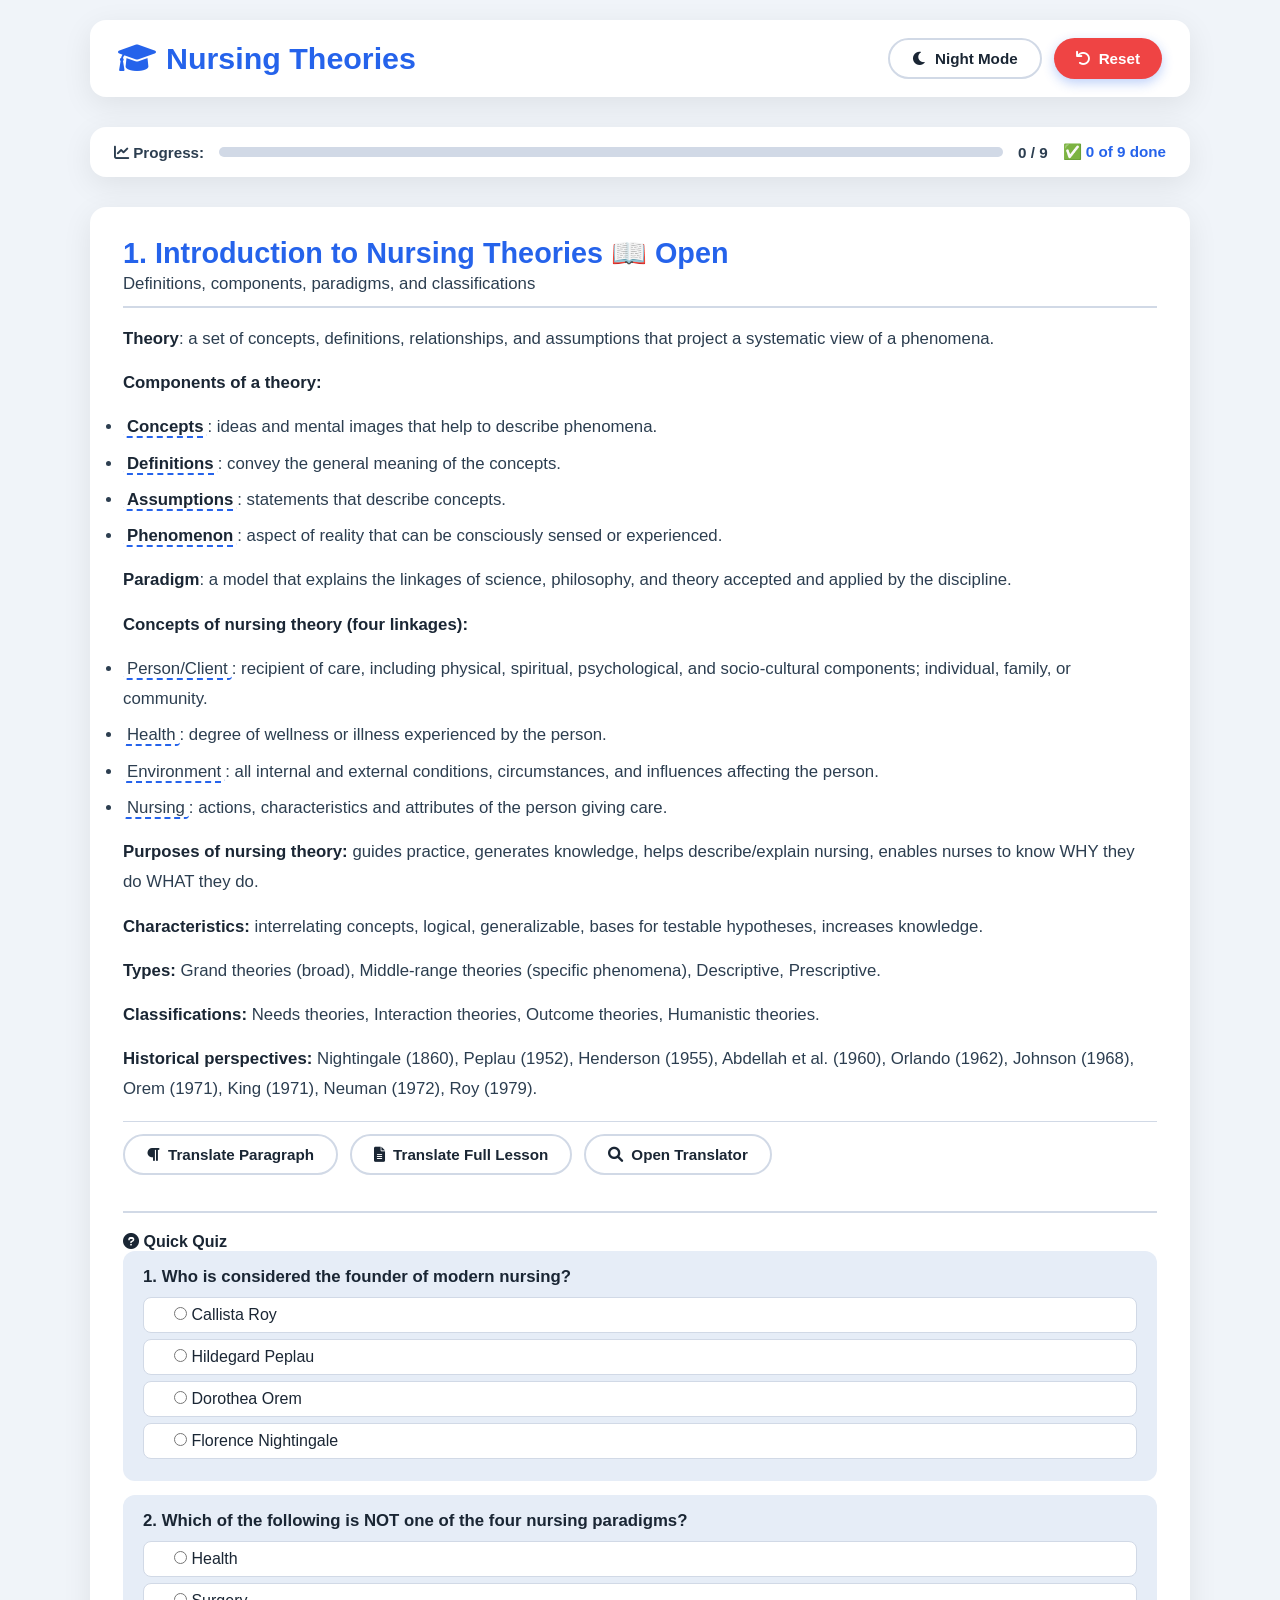
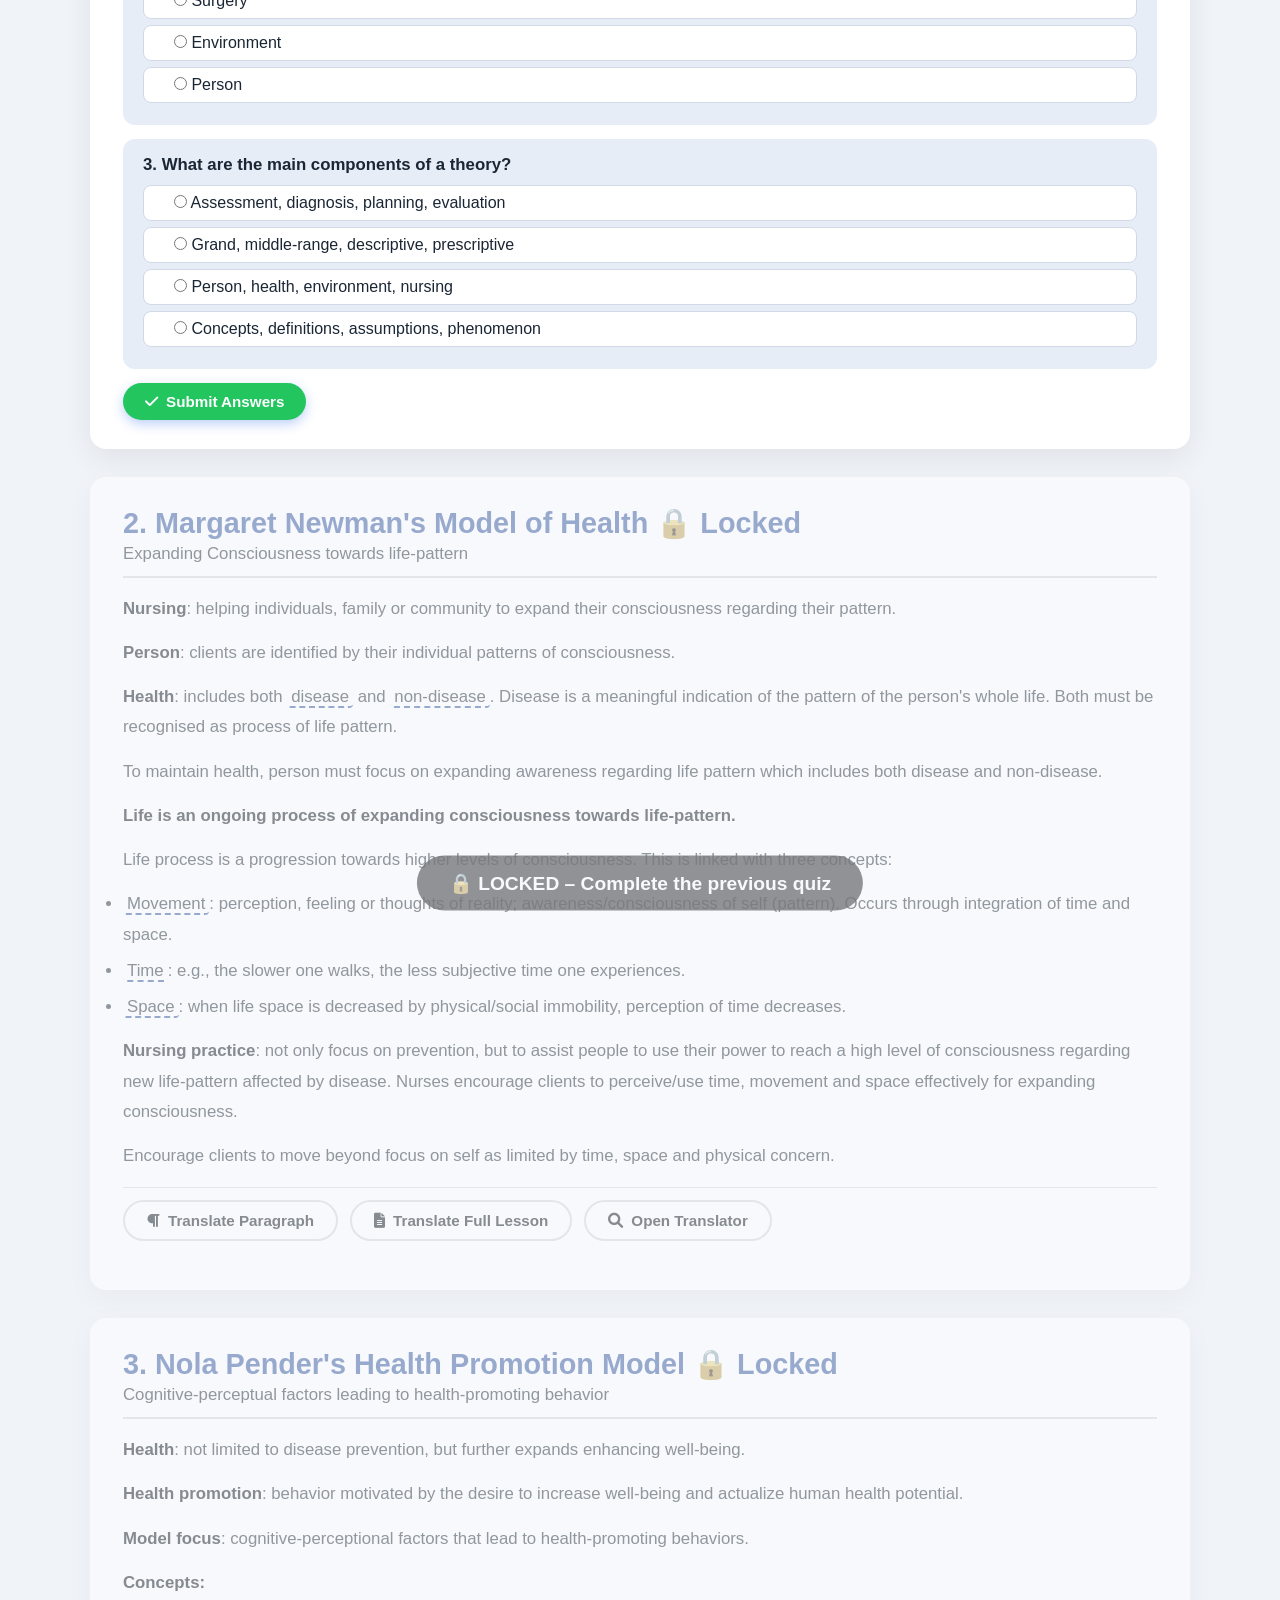
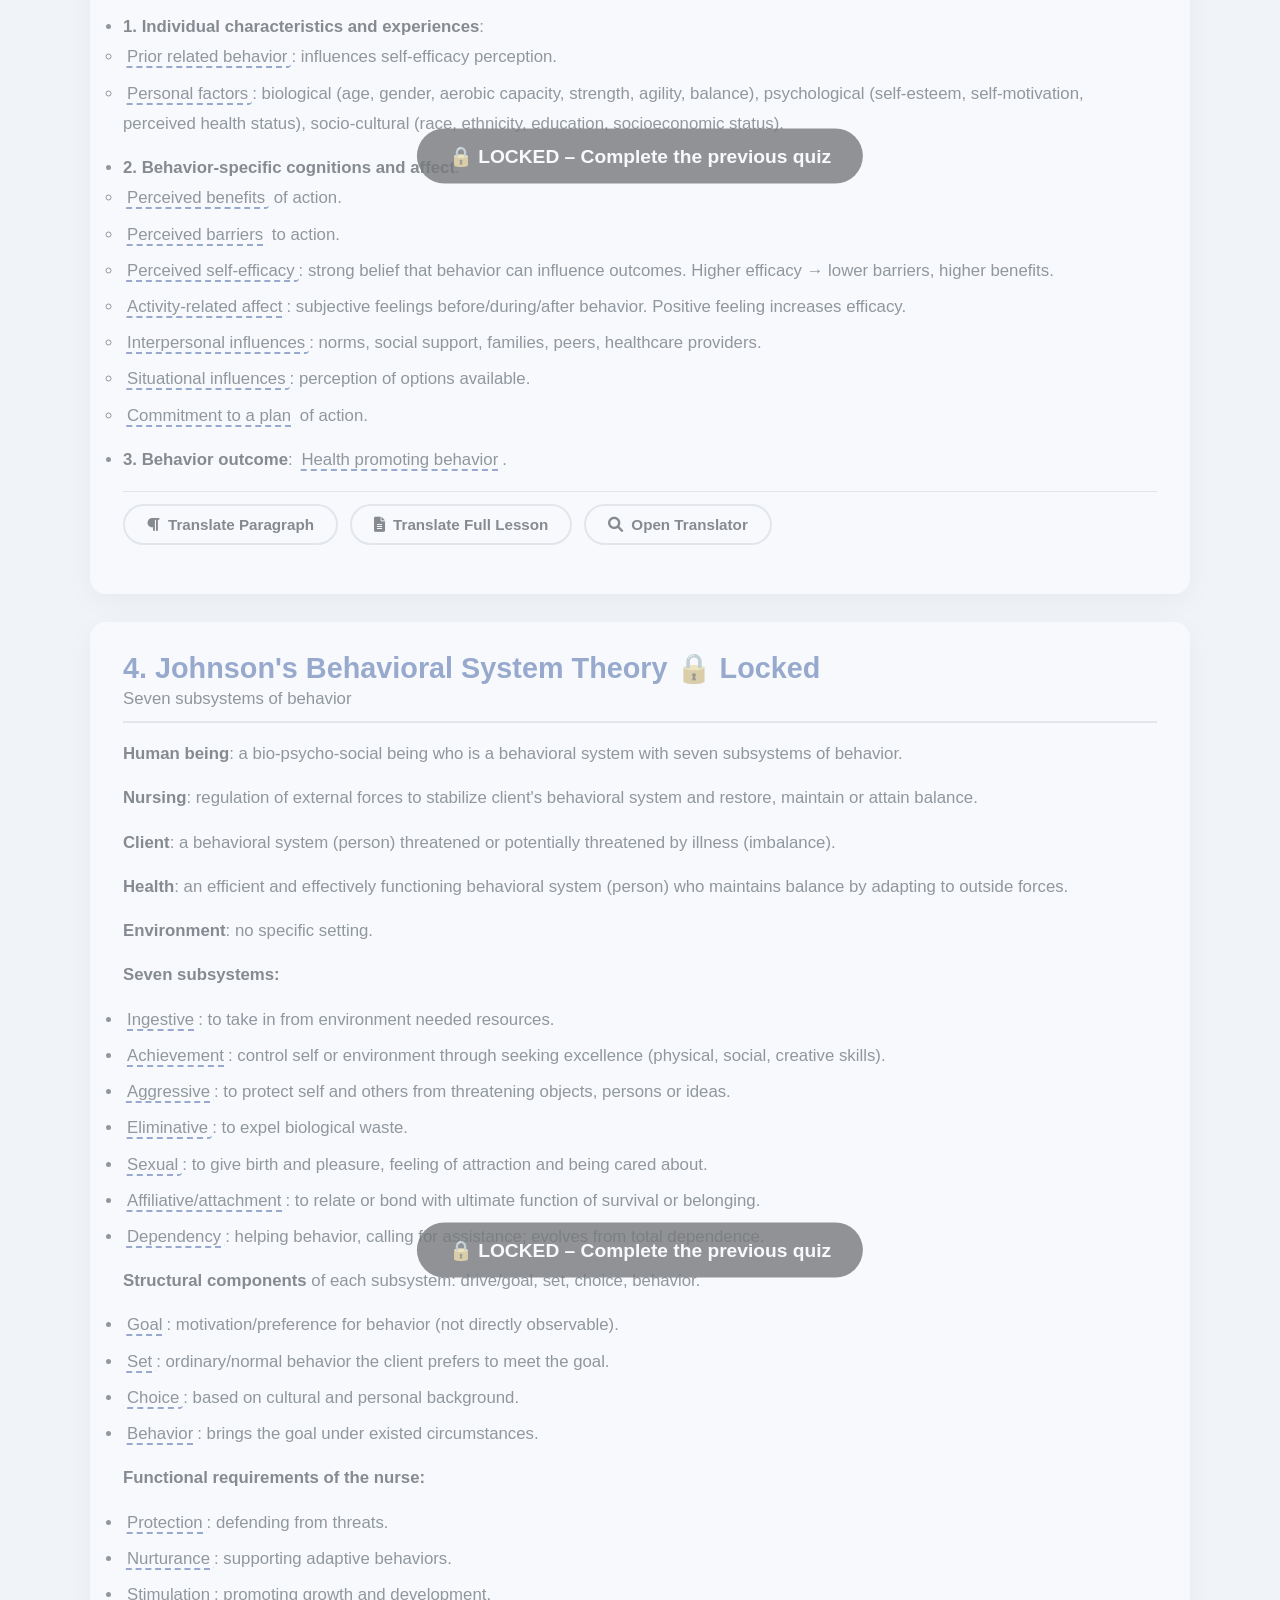
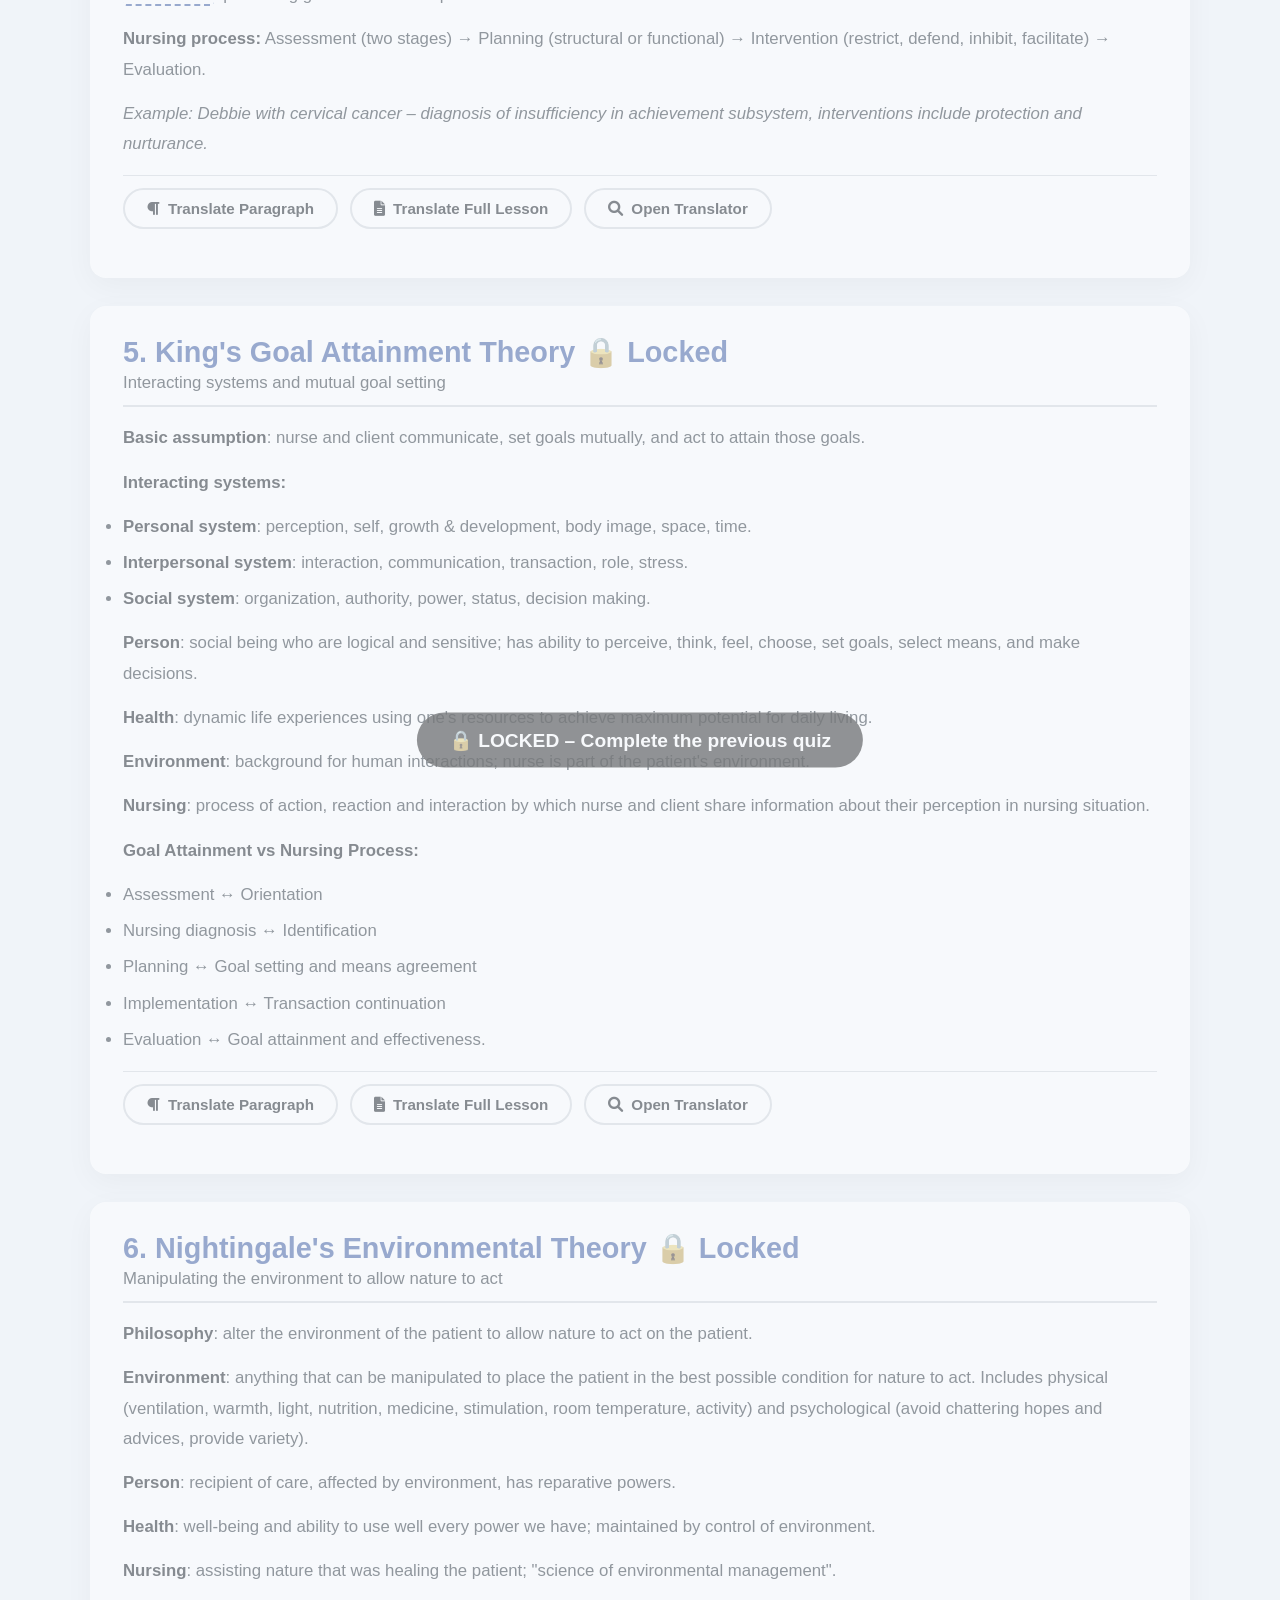
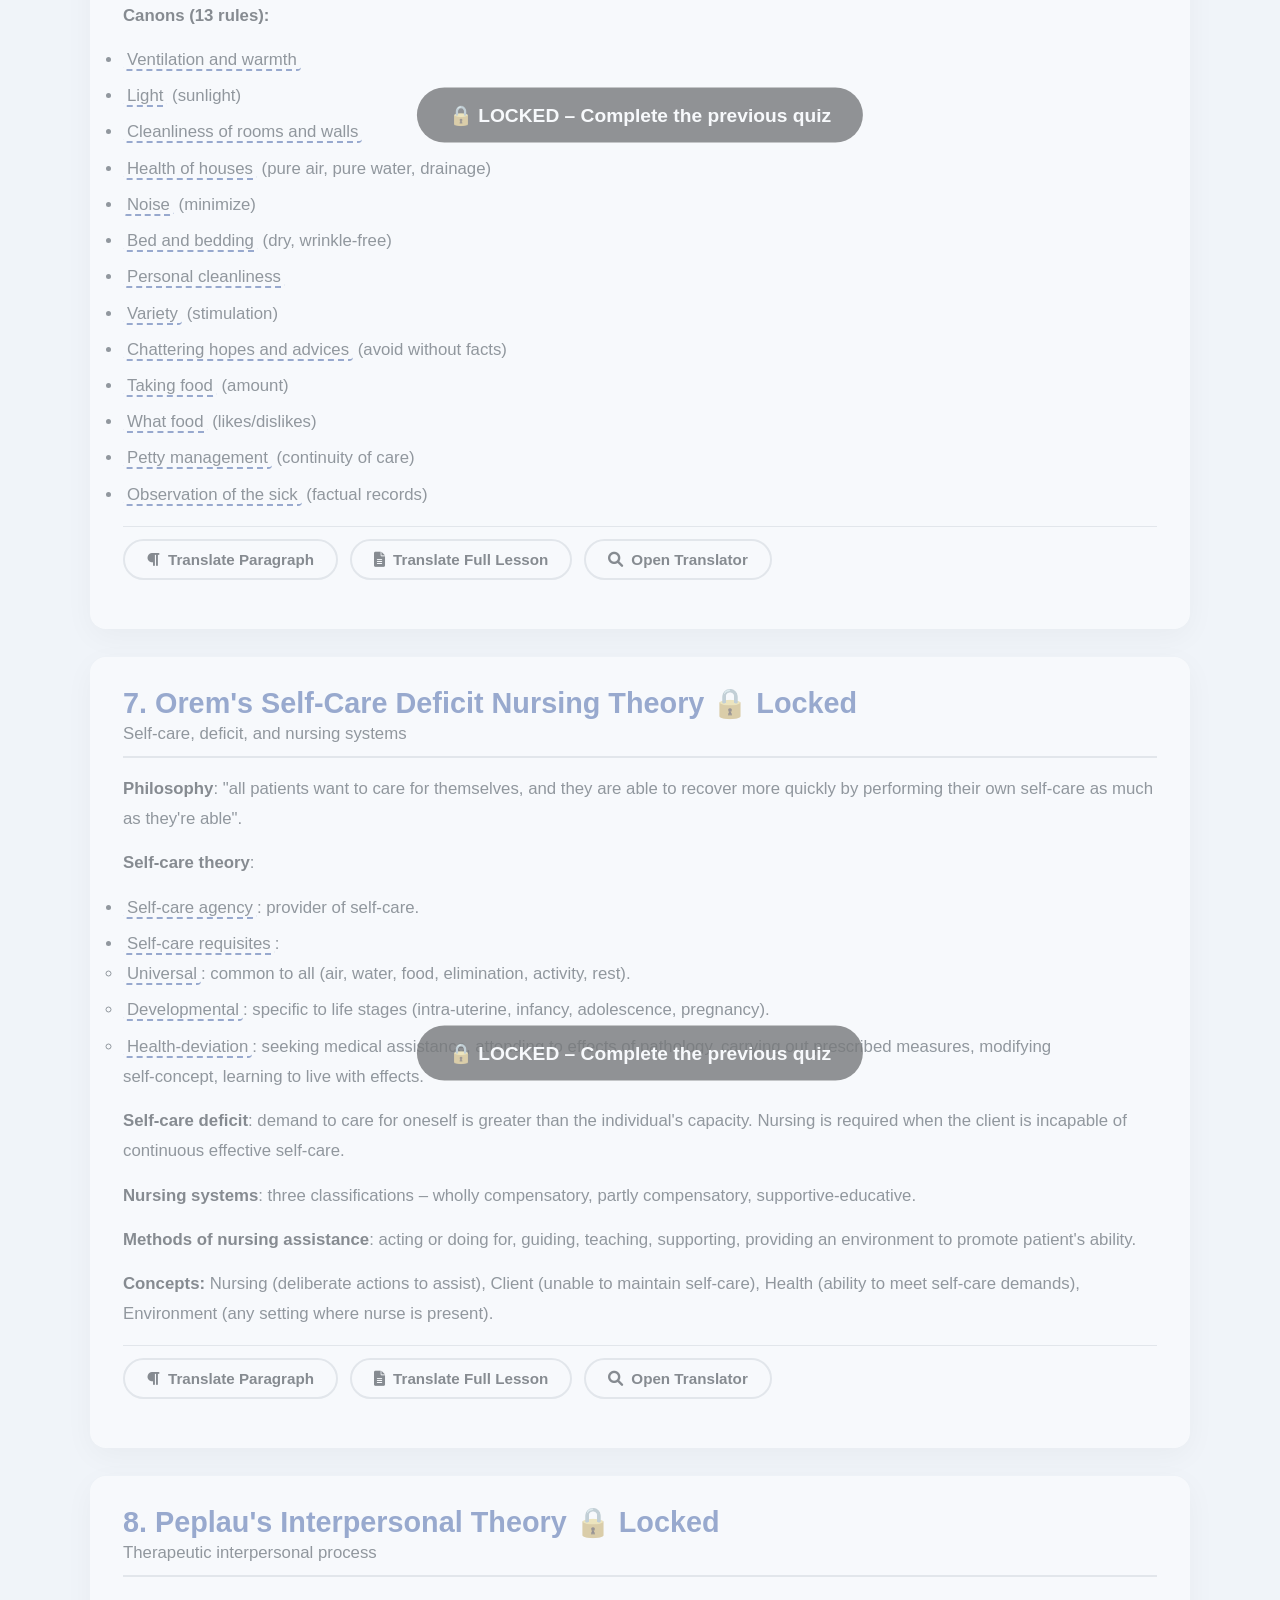
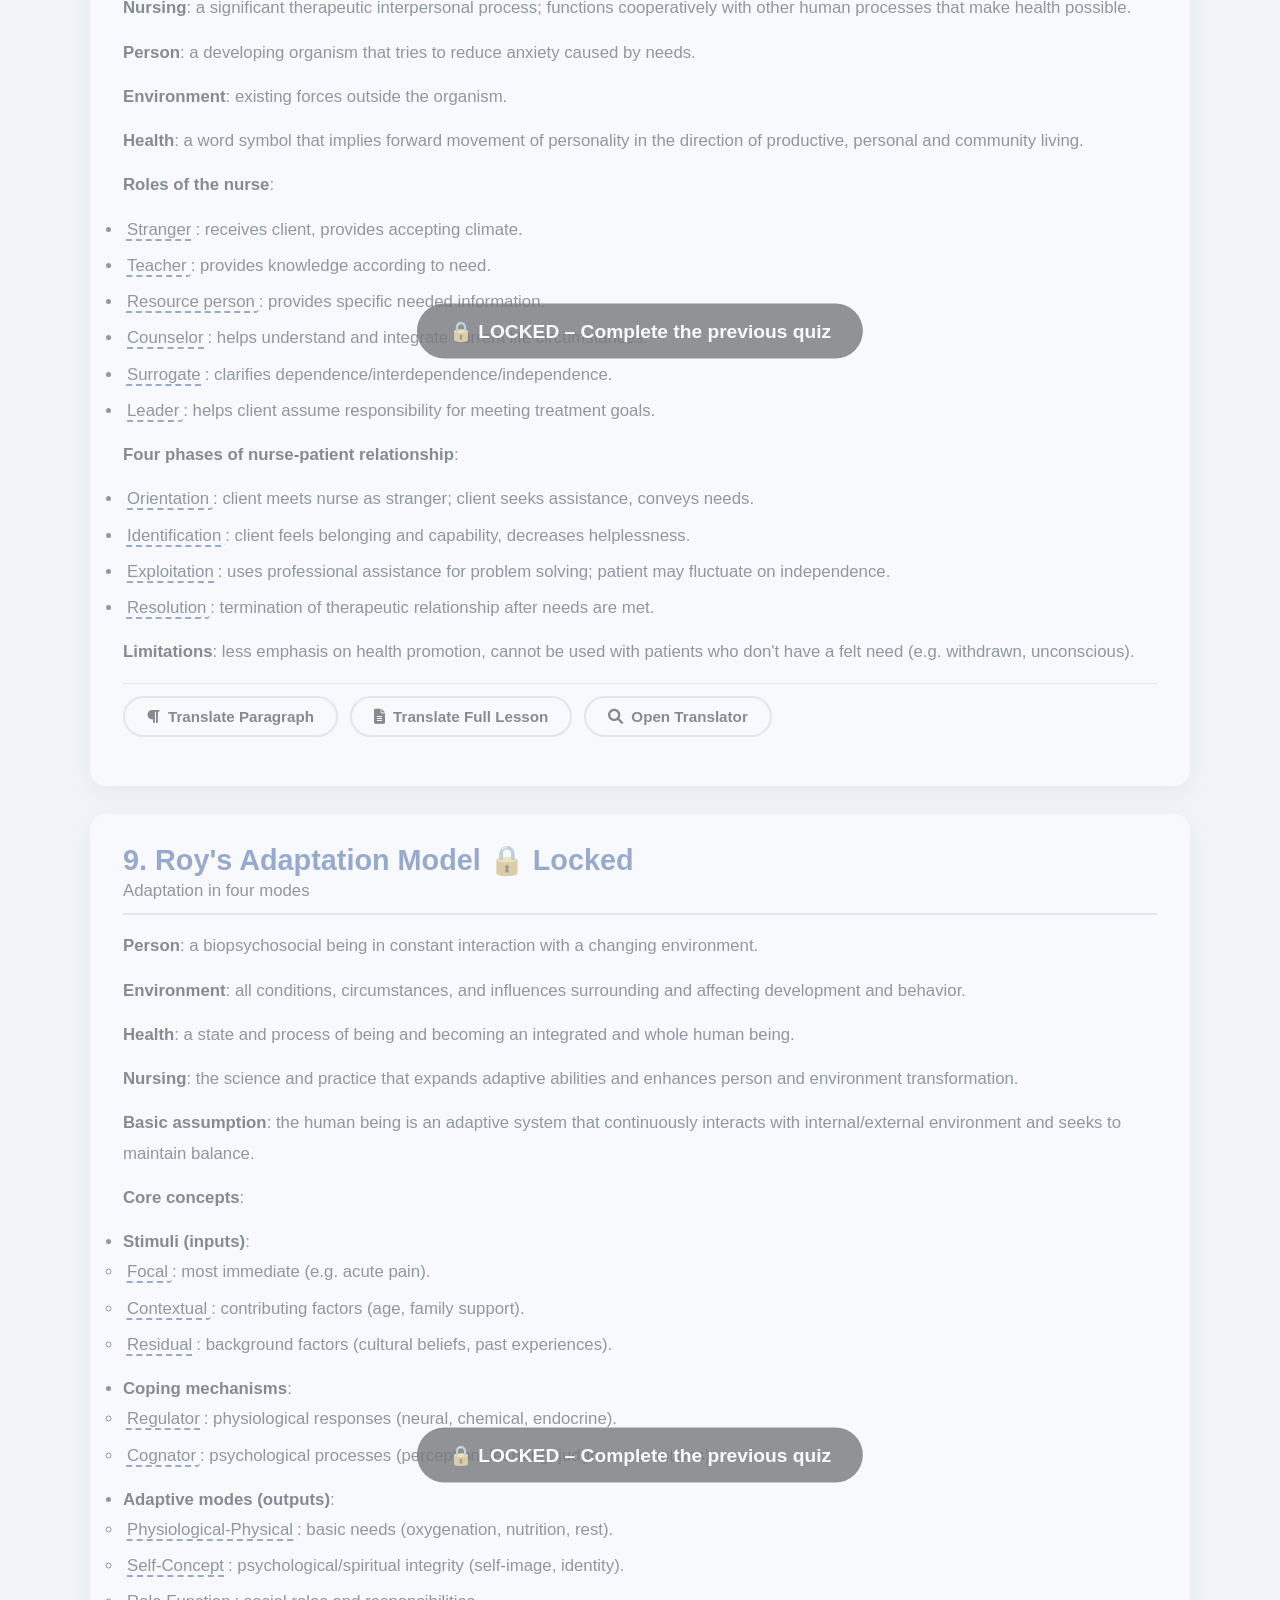
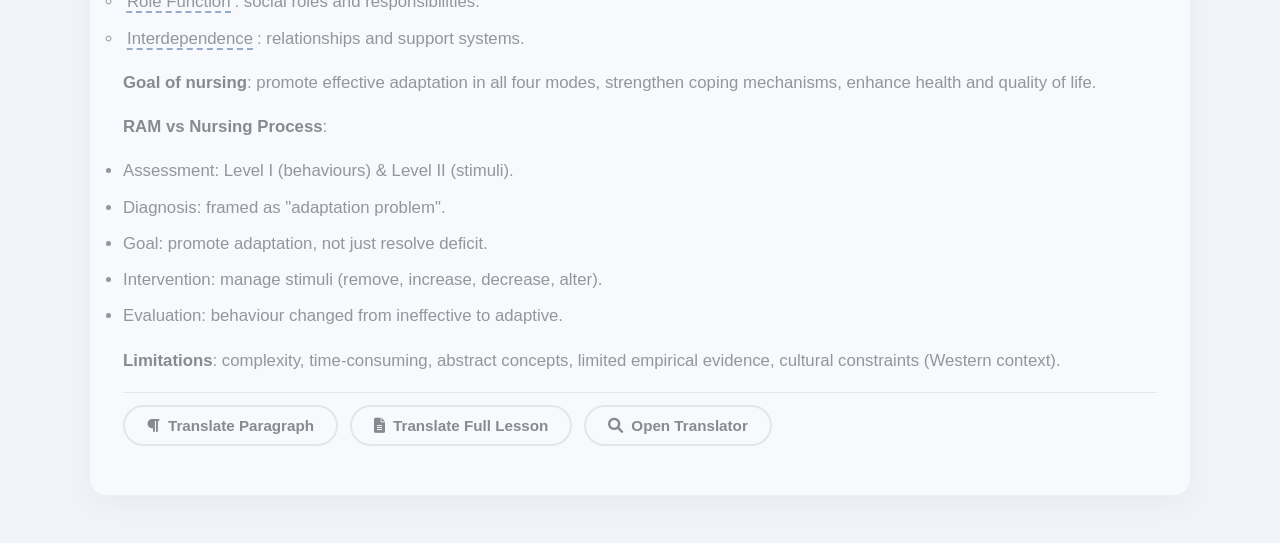
<file: index.html>
<!DOCTYPE html>
<html lang="en" dir="ltr">
<head>
    <meta charset="UTF-8">
    <meta name="viewport" content="width=device-width, initial-scale=1.0">
    <title>Nursing Theories - Interactive Platform</title>
    <!-- Font Awesome for icons -->
    <link rel="stylesheet" href="https://cdnjs.cloudflare.com/ajax/libs/font-awesome/6.0.0-beta3/css/all.min.css">
    <!-- External CSS -->
    <link rel="stylesheet" href="style.css">
</head>
<body>
    <div class="container">
        <!-- Header -->
        <header class="header">
            <h1><i class="fas fa-graduation-cap"></i> Nursing Theories</h1>
            <div class="header-actions">
                <button id="darkModeToggle" class="btn btn-outline"><i class="fas fa-moon"></i> Night Mode</button>
                <button id="resetProgressBtn" class="btn btn-danger"><i class="fas fa-undo"></i> Reset</button>
            </div>
        </header>

        <!-- Progress Bar -->
        <div class="progress-bar-container">
            <span class="progress-text"><i class="fas fa-chart-line"></i> Progress:</span>
            <div class="progress-track">
                <div id="progressFill" class="progress-fill" style="width:0%"></div>
            </div>
            <span id="progressLabel" class="progress-text">0 / 0</span>
            <span id="statusMessage" class="progress-text" style="color:var(--accent);"></span>
        </div>

        <!-- Lessons Container -->
        <div id="lessonsContainer"></div>

        <!-- Translation Panel (Bottom) -->
        <div class="translation-panel" id="translationPanel">
            <h4><i class="fas fa-language"></i> Custom Translator</h4>
            <textarea id="translateInput" placeholder="Paste English text here..."></textarea>
            <button id="translateTextBtn" class="btn"><i class="fas fa-exchange-alt"></i> Translate to Arabic</button>
            <div id="translationOutput" style="margin-top:12px;padding:12px;background:var(--bg-card);border-radius:10px;min-height:40px;color:var(--text-primary);"></div>
        </div>
    </div>

    <!-- Toast Notification -->
    <div id="toast" class="toast"></div>

    <!-- External JavaScript -->
    <script src="script.js"></script>
</body>
</html>
</file>
<file: style.css>
/* ----- CSS Variables (Light & Dark) ----- */
:root {
    --bg-body: #f0f4f9;
    --bg-card: #ffffff;
    --text-primary: #1a2634;
    --text-secondary: #2c3e50;
    --accent: #2563eb;
    --accent-hover: #1d4ed8;
    --border: #d1d9e6;
    --shadow: 0 8px 30px rgba(0,0,0,0.08);
    --radius: 16px;
    --highlight: #e6edf7;
}
body.dark-mode {
    --bg-body: #131a24;
    --bg-card: #1e293b;
    --text-primary: #eef2f6;
    --text-secondary: #cbd5e1;
    --border: #334155;
    --shadow: 0 8px 30px rgba(0,0,0,0.6);
    --highlight: #1e293b;
}
* {
    margin: 0;
    padding: 0;
    box-sizing: border-box;
}
body {
    font-family: 'Segoe UI', Tahoma, Geneva, Verdana, sans-serif;
    background: var(--bg-body);
    color: var(--text-primary);
    transition: background 0.3s, color 0.3s;
    padding: 20px;
    min-height: 100vh;
}
.container {
    max-width: 1100px;
    margin: 0 auto;
}

/* Header */
.header {
    display: flex;
    flex-wrap: wrap;
    justify-content: space-between;
    align-items: center;
    background: var(--bg-card);
    padding: 18px 28px;
    border-radius: var(--radius);
    box-shadow: var(--shadow);
    margin-bottom: 30px;
    transition: background 0.3s;
}
.header h1 {
    font-size: 1.9rem;
    font-weight: 700;
    color: var(--accent);
    display: flex;
    align-items: center;
    gap: 10px;
}
.header-actions {
    display: flex;
    gap: 12px;
    flex-wrap: wrap;
}

/* Buttons */
.btn {
    padding: 10px 22px;
    border: none;
    border-radius: 40px;
    font-weight: 600;
    font-size: 0.95rem;
    cursor: pointer;
    background: var(--accent);
    color: #fff;
    display: inline-flex;
    align-items: center;
    gap: 8px;
    transition: all 0.25s;
    box-shadow: 0 4px 12px rgba(37, 99, 235, 0.3);
}
.btn:hover {
    background: var(--accent-hover);
    transform: translateY(-2px);
}
.btn-outline {
    background: transparent;
    color: var(--text-primary);
    box-shadow: none;
    border: 2px solid var(--border);
}
.btn-outline:hover {
    background: var(--border);
}
.btn-success {
    background: #22c55e;
}
.btn-success:hover {
    background: #16a34a;
}
.btn-danger {
    background: #ef4444;
}
.btn-danger:hover {
    background: #dc2626;
}

/* Progress bar */
.progress-bar-container {
    background: var(--bg-card);
    padding: 16px 24px;
    border-radius: var(--radius);
    box-shadow: var(--shadow);
    margin-bottom: 30px;
    display: flex;
    flex-wrap: wrap;
    align-items: center;
    gap: 15px;
    transition: background 0.3s;
}
.progress-track {
    flex: 1;
    min-width: 120px;
    height: 10px;
    background: var(--border);
    border-radius: 10px;
    overflow: hidden;
}
.progress-fill {
    height: 100%;
    width: 0%;
    background: linear-gradient(90deg, #2563eb, #60a5fa);
    border-radius: 10px;
    transition: width 0.5s ease;
}
.progress-text {
    font-weight: 600;
    font-size: 0.95rem;
    color: var(--text-secondary);
    white-space: nowrap;
}

/* Lesson cards */
.lesson-card {
    background: var(--bg-card);
    border-radius: var(--radius);
    box-shadow: var(--shadow);
    padding: 28px 32px;
    margin-bottom: 28px;
    border: 1px solid transparent;
    transition: background 0.3s, opacity 0.3s;
    position: relative;
}
.lesson-card.locked {
    opacity: 0.5;
    pointer-events: none;
    filter: grayscale(0.5);
}
.lesson-card.locked::after {
    content: "🔒 LOCKED – Complete the previous quiz";
    position: absolute;
    top: 50%;
    left: 50%;
    transform: translate(-50%, -50%);
    background: rgba(0,0,0,0.8);
    color: #fff;
    padding: 16px 32px;
    border-radius: 40px;
    font-weight: 700;
    font-size: 1.2rem;
}
.lesson-title {
    font-size: 1.8rem;
    font-weight: 700;
    color: var(--accent);
    margin-bottom: 4px;
}
.lesson-subtitle {
    color: var(--text-secondary);
    font-size: 1.05rem;
    margin-bottom: 16px;
    border-bottom: 2px solid var(--border);
    padding-bottom: 12px;
}
.lesson-content {
    font-size: 1.05rem;
    line-height: 1.8;
    color: var(--text-secondary);
}
.lesson-content p {
    margin-bottom: 14px;
}
.lesson-content strong {
    color: var(--text-primary);
}
.lesson-content ul {
    padding-right: 25px;
    margin-bottom: 14px;
}
.lesson-content li {
    margin-bottom: 6px;
}

/* Translation words */
.translate-word {
    cursor: pointer;
    border-bottom: 2px dashed var(--accent);
    padding: 0 4px;
    border-radius: 4px;
    transition: background 0.15s;
}
.translate-word:hover {
    background: var(--highlight);
}

/* Inline translation */
.inline-translation {
    background: var(--highlight);
    border-radius: 10px;
    padding: 14px 20px;
    margin: 16px 0;
    border-right: 4px solid var(--accent);
    display: none;
    font-size: 1rem;
    color: var(--text-primary);
}

/* Quiz area */
.quiz-area {
    margin-top: 24px;
    padding-top: 20px;
    border-top: 2px solid var(--border);
}
.quiz-question {
    background: var(--highlight);
    padding: 16px 20px;
    border-radius: 12px;
    margin-bottom: 14px;
}
.quiz-question p {
    font-weight: 600;
    font-size: 1.05rem;
    margin-bottom: 10px;
}
.quiz-options label {
    display: block;
    padding: 8px 16px;
    margin-bottom: 6px;
    border-radius: 8px;
    background: var(--bg-card);
    border: 1px solid var(--border);
    cursor: pointer;
    transition: 0.2s;
}
.quiz-options label:hover {
    background: var(--accent);
    color: #fff;
}
.quiz-options input[type="radio"] {
    margin-left: 14px;
    accent-color: var(--accent);
}
.quiz-result {
    padding: 14px 20px;
    border-radius: 12px;
    margin-top: 16px;
    font-weight: 700;
    font-size: 1.05rem;
    display: none;
}
.quiz-result.pass {
    background: #d1fae5;
    color: #065f46;
    border: 1px solid #22c55e;
}
.quiz-result.fail {
    background: #fee2e2;
    color: #991b1b;
    border: 1px solid #ef4444;
}

/* Toolbar */
.toolbar {
    display: flex;
    flex-wrap: wrap;
    gap: 12px;
    margin: 16px 0 8px;
    padding: 12px 0;
    border-top: 1px solid var(--border);
}

/* Translation panel */
.translation-panel {
    background: var(--highlight);
    border-radius: var(--radius);
    padding: 20px 24px;
    margin: 16px 0;
    border: 1px solid var(--border);
    display: none;
}
.translation-panel textarea {
    width: 100%;
    padding: 12px;
    border-radius: 10px;
    border: 1px solid var(--border);
    background: var(--bg-card);
    color: var(--text-primary);
    font-size: 1rem;
    min-height: 80px;
    resize: vertical;
}
.translation-panel .btn {
    margin-top: 10px;
}

/* Toast */
.toast {
    position: fixed;
    bottom: 30px;
    left: 50%;
    transform: translateX(-50%);
    background: #1e293b;
    color: #fff;
    padding: 14px 28px;
    border-radius: 40px;
    font-weight: 600;
    box-shadow: 0 8px 30px rgba(0,0,0,0.5);
    z-index: 999;
    opacity: 0;
    transition: opacity 0.4s;
    pointer-events: none;
}
.toast.show {
    opacity: 1;
}

/* Responsive */
@media (max-width: 700px) {
    .header { flex-direction: column; align-items: stretch; gap: 12px; }
    .header-actions { justify-content: center; }
    .lesson-card { padding: 18px; }
    .toolbar { justify-content: center; }
    .progress-bar-container { flex-direction: column; align-items: stretch; }
}
</file>
